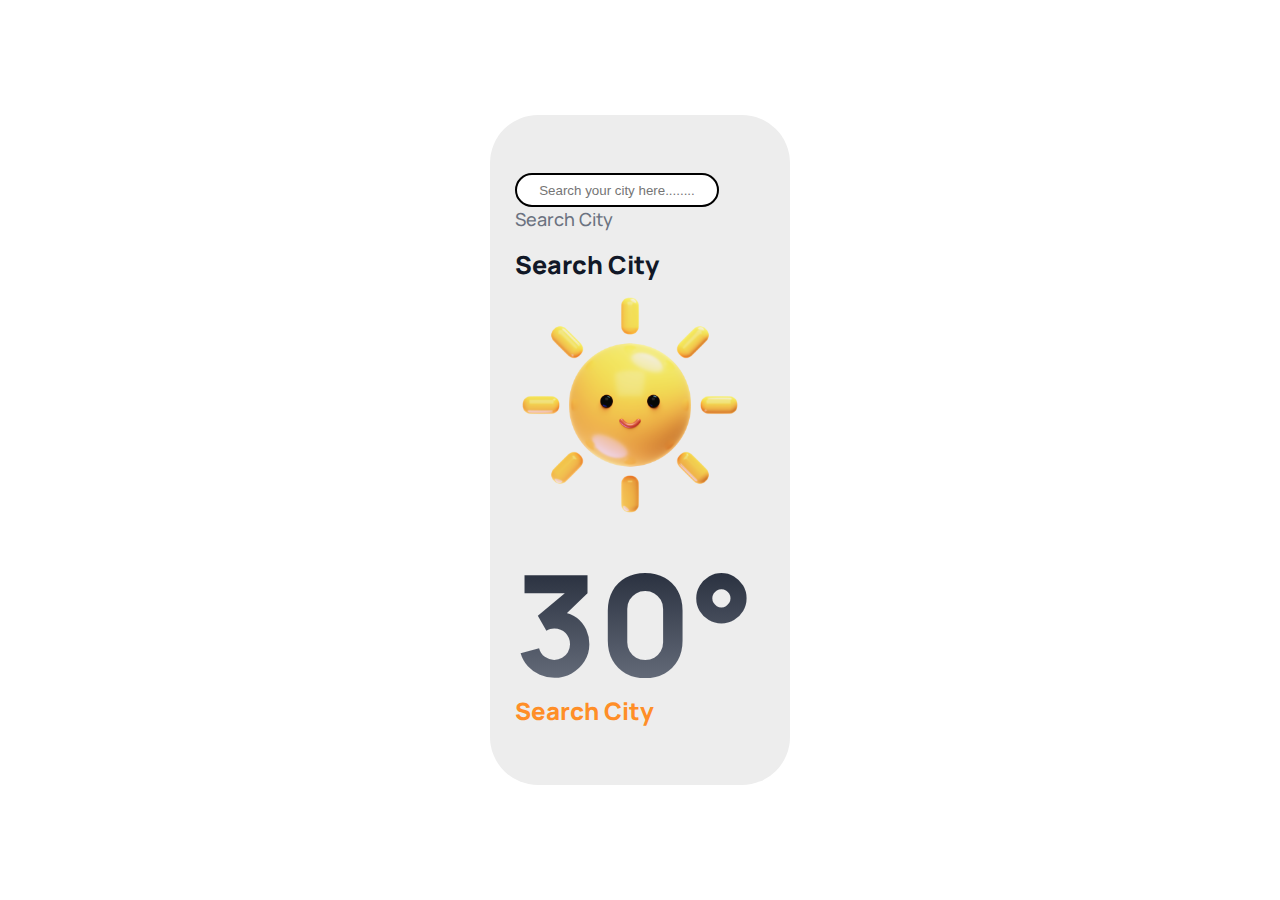
<file: index.html>
<!DOCTYPE html>
<html lang="en">

<head>
    <meta charset="UTF-8">
    <meta http-equiv="X-UA-Compatible" content="IE=edge">
    <meta name="viewport" content="width=device-width, initial-scale=1.0">
    <meta http-equiv="Content-Security-Policy" content="upgrade-insecure-requests">
    <title>Document</title>
    <link rel="stylesheet" href="weather.css" />
    <link rel="preconnect" href="https://fonts.googleapis.com">
    <link rel="preconnect" href="https://fonts.gstatic.com" crossorigin>
    <link href="https://fonts.googleapis.com/css2?family=Manrope:wght@200;300;400;500;600;700;800&display=swap"
        rel="stylesheet">
</head>

<body>
    <div id="middle">
        <div>
            <input type="text" placeholder="Search your city here........" id="input" />
            <div id="somediv1">
                <div>
                    <p id="date">Search City</p>
                    <p id="city">Search City</p>
                </div>
            </div>
            <img id="pic" src="png/Clear.png" />
            <div id="somediv2">
                <p id="temperature">30°</p>
                <p id="status">Search City</p>
            </div>
        </div>
    </div>
    <script src="weather.js"></script>
</body>

</html>
</file>
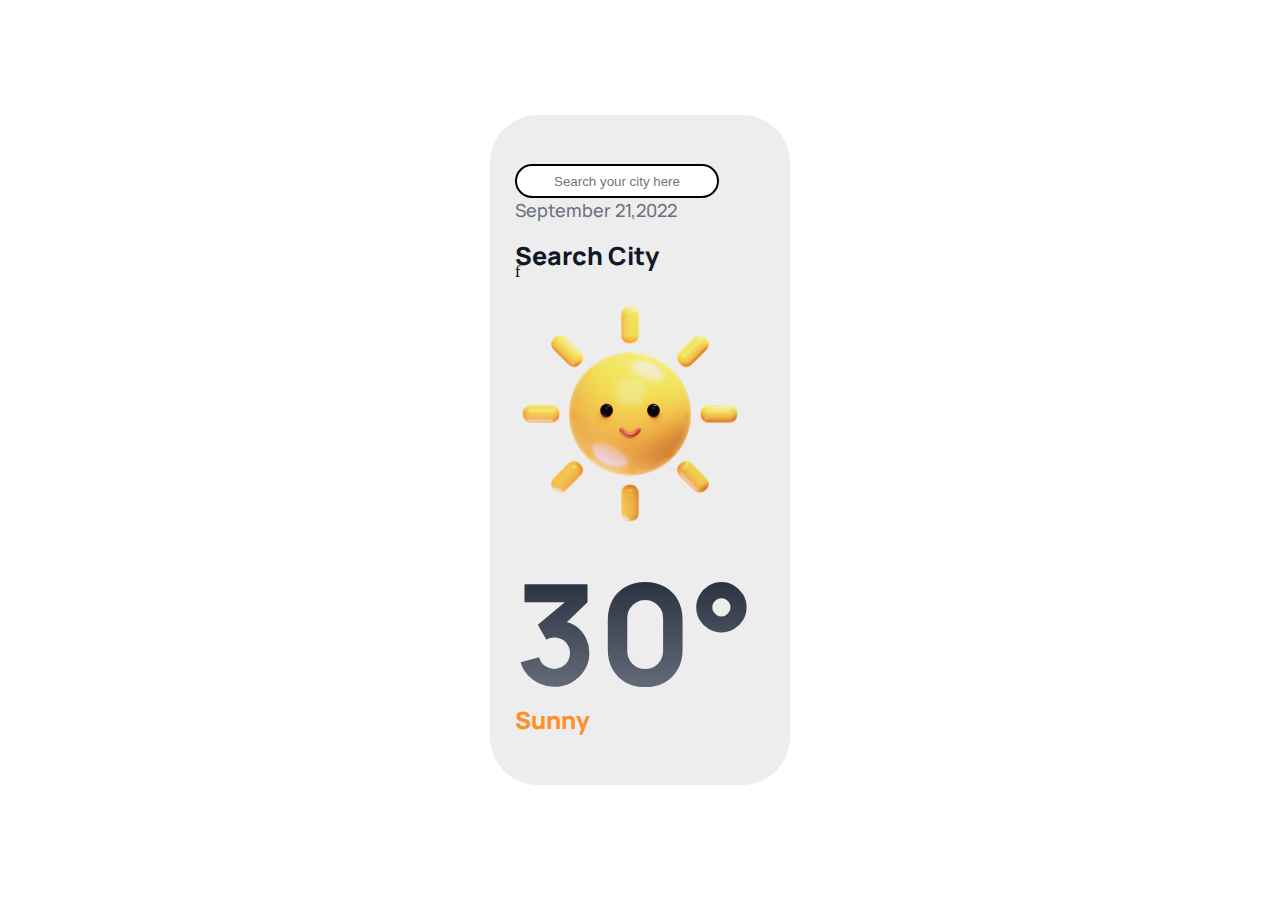
<file: weather.html>
<!DOCTYPE html>
<html lang="en">

<head>
    <meta charset="UTF-8">
    <meta http-equiv="X-UA-Compatible" content="IE=edge">
    <meta name="viewport" content="width=device-width, initial-scale=1.0">
    <title>Document</title>
    <link rel="stylesheet" href="weather.css" />
    <link rel="preconnect" href="https://fonts.googleapis.com">
    <link rel="preconnect" href="https://fonts.gstatic.com" crossorigin>
    <link href="https://fonts.googleapis.com/css2?family=Manrope:wght@200;300;400;500;600;700;800&display=swap"
        rel="stylesheet">
</head>

<body>
    <div id="middle">
        <div>
            <input type="text" placeholder="Search your city here" id="input" />
            <div id="somediv1">
                <div>
                    <p id="date">September 21,2022</p>
                    <div>
                        <p id="city">Search City</p>
                        <p>f</p>
                    </div>

                </div>
            </div>
            <img id="pic" src="Clear.png" />
            <div id="somediv2">
                <p id="temperature">30°</p>
                <p id="status">Sunny</p>
            </div>
        </div>
    </div>
    <script src="weather.js"></script>
</body>

</html>
</file>
<file: weather.css>
#middle {
  width: 300px;
  height: 670px;
  background: rgb(237 237 237);
  border-radius: 48px;
  display: flex;
  align-items: center;
  justify-content: center;
  flex-direction: column;
}
#pic {
  width: 230px;
  height: 230px;
  margin-top: 2vh !important;
}
#city {
  width: 250px;
  height: 40px;
  font-family: "Manrope";
  font-style: normal;
  font-weight: 800;
  font-size: 25px;
  line-height: 66px;
  color: #111827;
}
#input {
  display: flex;
  justify-content: center;
  align-items: center;
  flex-direction: row;
  border-radius: 20px;
  width: 200px;
  height: 30px;
  border: 2px solid black;
  text-align: center;
}
#date {
  width: 164px;
  height: 25px;
  font-family: "Manrope";
  font-style: normal;
  font-weight: 500;
  font-size: 18px;
  line-height: 25px;
  color: #6b7280;
}
#somediv1 {
  display: flex;
}
#somediv2 {
  display: flex;
  flex-direction: column;
}
#somediv3 {
  display: flex;
}
#temperature {
  width: 242px;
  height: 170px;
  font-family: "Manrope";
  font-style: normal;
  font-weight: 800;
  font-size: 140px;
  line-height: 197px;
  background: linear-gradient(180deg, #111827 0%, #6b7280 100%);
  -webkit-background-clip: text;
  -webkit-text-fill-color: transparent;
  background-clip: text;
}
#status {
  font-family: "Manrope";
  font-style: normal;
  font-weight: 800;
  font-size: 24px;
  line-height: 33px;
  color: #ff8e27;
}

body {
  width: 100vw;
  height: 100vh;
  display: flex;
  margin: 0;
  /* overflow: hidden; */
  background: rgb(255 255 255);
  align-items: center;
  justify-content: center;
}
* {
  margin: 0 !important;
  padding: 0 !important;
}
</file>
